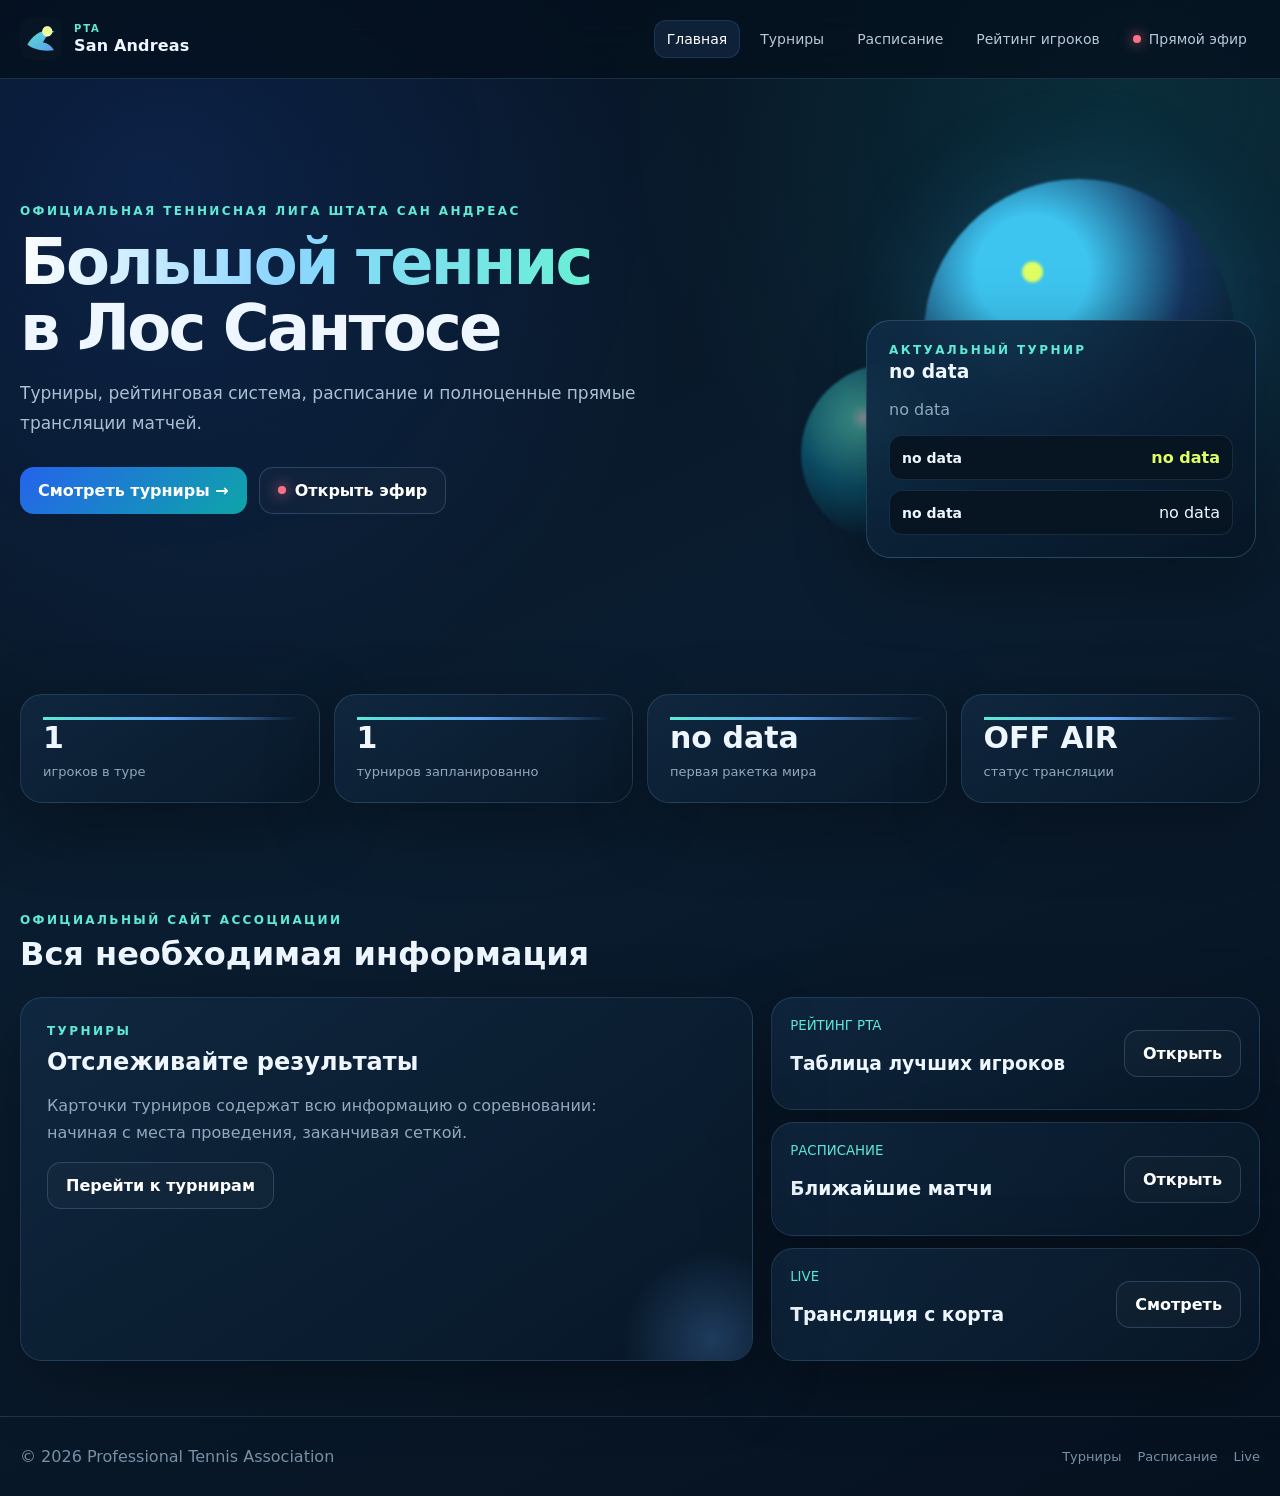
<file: index.html>
<!doctype html><html lang="ru"><head><meta charset="utf-8"><meta name="viewport" content="width=device-width,initial-scale=1"><title>Professional Tennis Association</title><link rel="stylesheet" href="assets/css/site.css"></head><body>
<header class="topbar"><nav class="nav shell"><a class="brand" href="index.html"><img src="assets/images/logo-mark.svg"><span class="brand-copy"><small>PTA</small><strong>San Andreas</strong></span></a><button class="menu">☰</button><div class="nav-links"><a class="nav-link" href="index.html">Главная</a><a class="nav-link" href="tournaments.html">Турниры</a><a class="nav-link" href="schedule.html">Расписание</a><a class="nav-link" href="rankings.html">Рейтинг игроков</a><a class="nav-link live-link" href="live.html"><span class="live-dot"></span>Прямой эфир</a></div></nav></header>
<main><section class="hero shell"><div class="reveal"><div class="eyebrow">Официальная теннисная лига штата Сан Андреас</div><h1 class="title"><span>Большой теннис</span><br>в Лос Сантосе</h1><p class="lead">Турниры, рейтинговая система, расписание и полноценные прямые трансляции матчей.</p><div class="hero-actions"><a class="btn primary" href="tournaments.html">Смотреть турниры →</a><a class="btn ghost" href="live.html"><span class="live-dot"></span>Открыть эфир</a></div></div><div class="hero-visual reveal"><div class="orb a"></div><div class="orb b"></div><div class="hero-card"><div class="eyebrow">Актуальный турнир</div><h3 id="heroTournament">Загрузка…</h3><p id="heroLocation" class="muted"></p><div id="miniMatch" class="match-mini"></div></div></div></section>
<section class="section shell"><div class="stats-grid"><div class="card stat reveal"><div class="accent-line"></div><strong id="statPlayers">—</strong><span>игроков в туре</span></div><div class="card stat reveal"><div class="accent-line"></div><strong id="statEvents">—</strong><span>турниров запланированно</span></div><div class="card stat reveal"><div class="accent-line"></div><strong id="statLeader">—</strong><span>первая ракетка мира</span></div><div class="card stat reveal"><div class="accent-line"></div><strong id="statLive">—</strong><span>статус трансляции</span></div></div></section>
<section class="section shell"><div class="section-head reveal"><div><div class="eyebrow">Официальный сайт ассоциации</div><h2>Вся необходимая информация</h2></div></div><div class="home-grid"><article class="card feature reveal"><div class="eyebrow">Турниры</div><h3>Отслеживайте результаты</h3><p>Карточки турниров содержат всю информацию о соревновании: начиная с места проведения, заканчивая сеткой.</p><a class="btn ghost" href="tournaments.html">Перейти к турнирам</a></article><div class="news-list"><article class="card news-item reveal"><div><small>РЕЙТИНГ PTA</small><h3>Таблица лучших игроков</h3></div><a class="btn ghost" href="rankings.html">Открыть</a></article><article class="card news-item reveal"><div><small>РАСПИСАНИЕ</small><h3>Ближайшие матчи</h3></div><a class="btn ghost" href="schedule.html">Открыть</a></article><article class="card news-item reveal"><div><small>LIVE</small><h3>Трансляция с корта</h3></div><a class="btn ghost" href="live.html">Смотреть</a></article></div></div></section></main>
<footer class="footer"><div class="footer-inner shell"><span>© 2026 Professional Tennis Association</span><div class="footer-nav"><a href="tournaments.html">Турниры</a><a href="schedule.html">Расписание</a><a href="live.html">Live</a></div></div></footer><script src="assets/js/app.js"></script><script src="assets/js/home.js"></script></body></html>
</file>
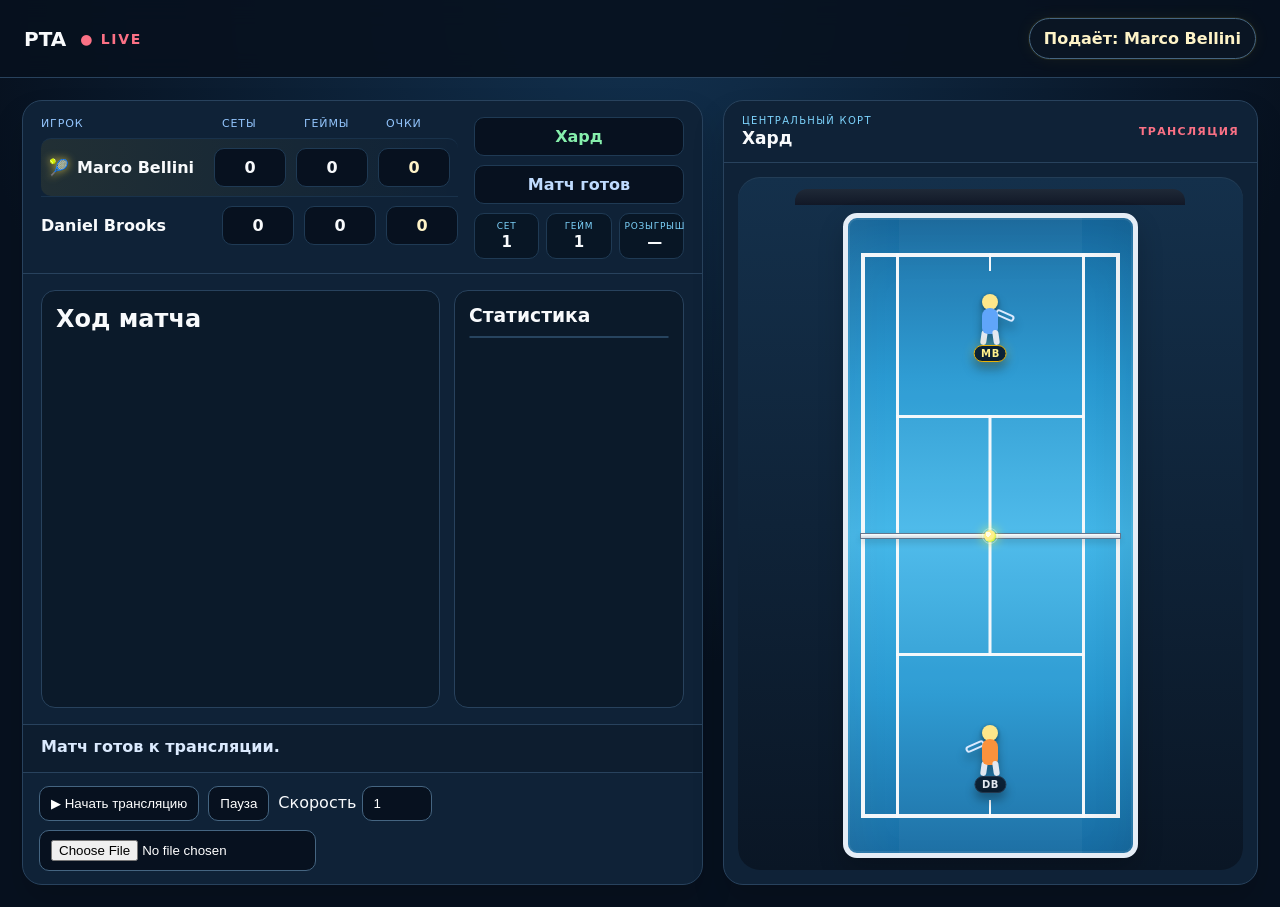
<file: live/index.html>
<!doctype html>
<html lang="ru">
<head>
  <meta charset="utf-8" />
  <meta name="viewport" content="width=device-width,initial-scale=1" />
  <title>Professional Tennis Association — прямой эфир</title>
  <link rel="stylesheet" href="css/style.css" />
</head>
<body>
<header>
  <div class="brand"><strong>PTA</strong><span class="live">● LIVE</span></div>
  <div id="serverBanner" class="server-banner">Подаёт: —</div>
</header>
<main class="broadcast-layout">
  <section class="panel match-panel">
    <div class="scoreboard">
      <div class="score-table">
        <div class="score-head">
          <span>Игрок</span><span>Сеты</span><span>Геймы</span><span>Очки</span>
        </div>
        <div id="row0" class="player-row serving"><span class="name" id="name0">Игрок 1</span><span class="setcell" id="sets0">0</span><span class="gamecell" id="games0">0</span><span class="pointcell" id="points0">0</span></div>
        <div id="row1" class="player-row"><span class="name" id="name1">Игрок 2</span><span class="setcell" id="sets1">0</span><span class="gamecell" id="games1">0</span><span class="pointcell" id="points1">0</span></div>
      </div>
      <div class="score-extra">
        <div id="surfaceLabel" class="surface">Хард</div>
        <div id="currentPhase" class="phase">Ожидание трансляции</div>
        <div class="match-progress">
          <div><span>Сет</span><b id="setNumber">1</b></div>
          <div><span>Гейм</span><b id="gameNumber">1</b></div>
          <div><span>Розыгрыш</span><b id="rallyNumber">—</b></div>
        </div>
      </div>
    </div>

    <div class="feed-area">
      <section class="feed-block">
        <h2>Ход матча</h2>
        <div id="log" class="log"></div>
      </section>
      <section class="stats-block">
        <h3>Статистика</h3>
        <div id="stats" class="stats"></div>
      </section>
    </div>

    <div id="status" class="status">Загрузка матча…</div>
    <div class="controls">
      <button id="play">▶ Начать трансляцию</button>
      <button id="pause">Пауза</button>
      <label>Скорость <input id="speed" type="number" min="0.25" max="5" step="0.25" value="1"></label>
      <input id="file" type="file" accept="application/json" />
    </div>
  </section>

  <section class="panel court-panel">
    <div class="court-title">
      <div><span class="eyebrow">Центральный корт</span><strong id="courtSurfaceTitle">Хард</strong></div>
      <span class="court-live">ТРАНСЛЯЦИЯ</span>
    </div>
    <div class="court-wrap">
      <div class="court-stage">
        <div class="court-bg"></div>
        <div class="court" id="court">
          <div class="line outer"></div>
          <div class="line singles-left"></div>
          <div class="line singles-right"></div>
          <div class="line net"></div>
          <div class="line service-top"></div>
          <div class="line service-bottom"></div>
          <div class="line center-service"></div>
          <div class="line center-top-mark"></div>
          <div class="line center-bottom-mark"></div>
          <div class="service-box top-left"></div>
          <div class="service-box top-right"></div>
          <div class="service-box bottom-left"></div>
          <div class="service-box bottom-right"></div>

          <div id="p0" class="player player-top">
            <div class="racket"></div><div class="head"></div><div class="body"></div><div class="tag">P1</div>
          </div>
          <div id="p1" class="player player-bottom">
            <div class="racket"></div><div class="head"></div><div class="body"></div><div class="tag">P2</div>
          </div>
          <div id="bounce" class="bounce"></div>
          <div id="hitFlash" class="hit-flash"></div>
          <div id="ballShadow" class="ball-shadow"></div>
          <div id="ball" class="ball"></div>
        </div>
      </div>
    </div>
  </section>
</main>
<script src="js/live-player.js"></script>
</body>
</html>
</file>
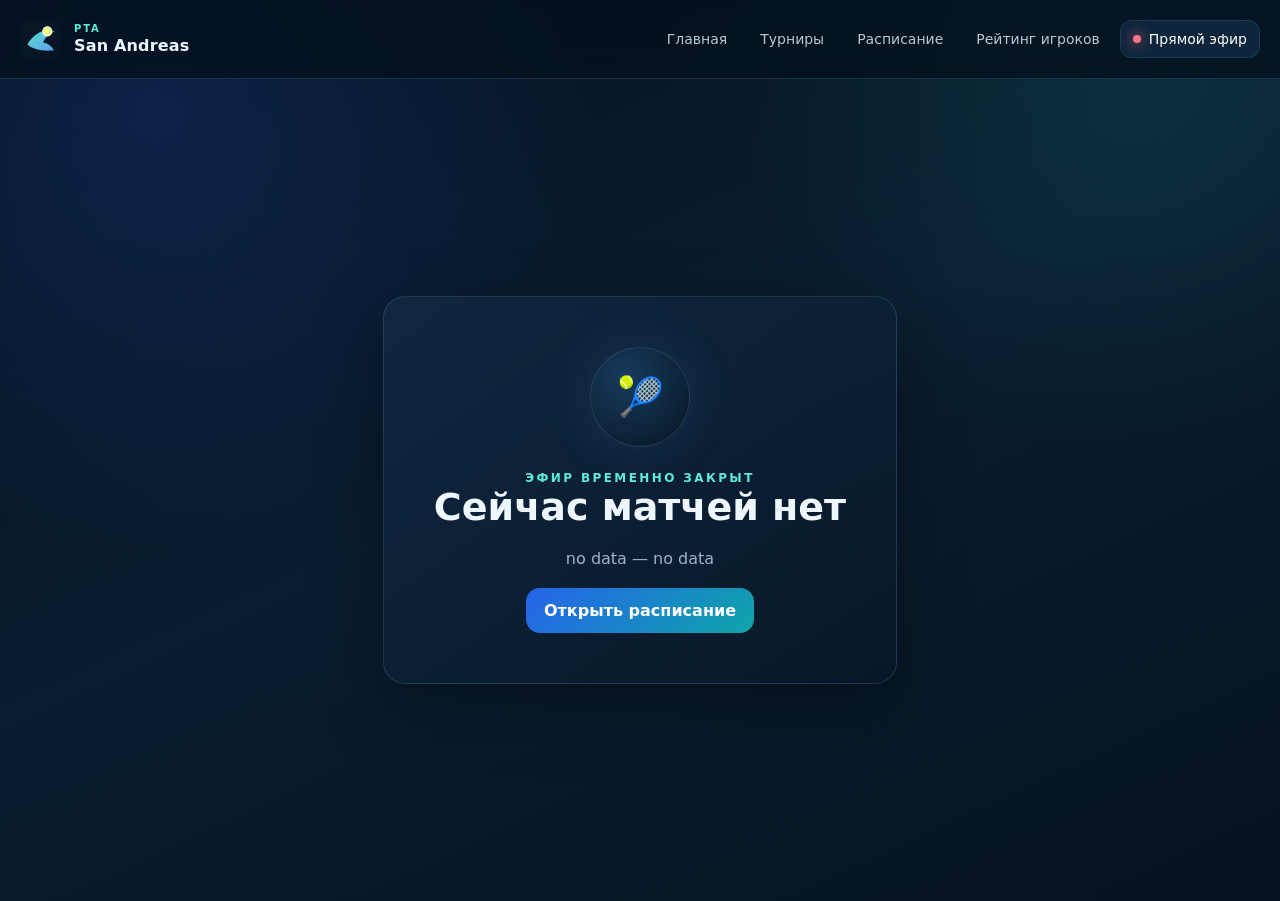
<file: live.html>
<!doctype html><html lang="ru"><head><meta charset="utf-8"><meta name="viewport" content="width=device-width,initial-scale=1"><title>Прямой эфир — Professional Tennis Association</title><link rel="stylesheet" href="assets/css/site.css"></head><body>
<header class="topbar"><nav class="nav shell"><a class="brand" href="index.html"><img src="assets/images/logo-mark.svg"><span class="brand-copy"><small>PTA</small><strong>San Andreas</strong></span></a><button class="menu">☰</button><div class="nav-links"><a class="nav-link" href="index.html">Главная</a><a class="nav-link" href="tournaments.html">Турниры</a><a class="nav-link" href="schedule.html">Расписание</a><a class="nav-link" href="rankings.html">Рейтинг игроков</a><a class="nav-link live-link" href="live.html"><span class="live-dot"></span>Прямой эфир</a></div></nav></header>
<main id="liveRoot" class="live-shell"><section class="offline card"><div class="offline-icon">⌛</div><h1>Проверяем статус эфира…</h1></section></main><script src="assets/js/app.js"></script><script src="assets/js/live-page.js"></script></body></html>
</file>
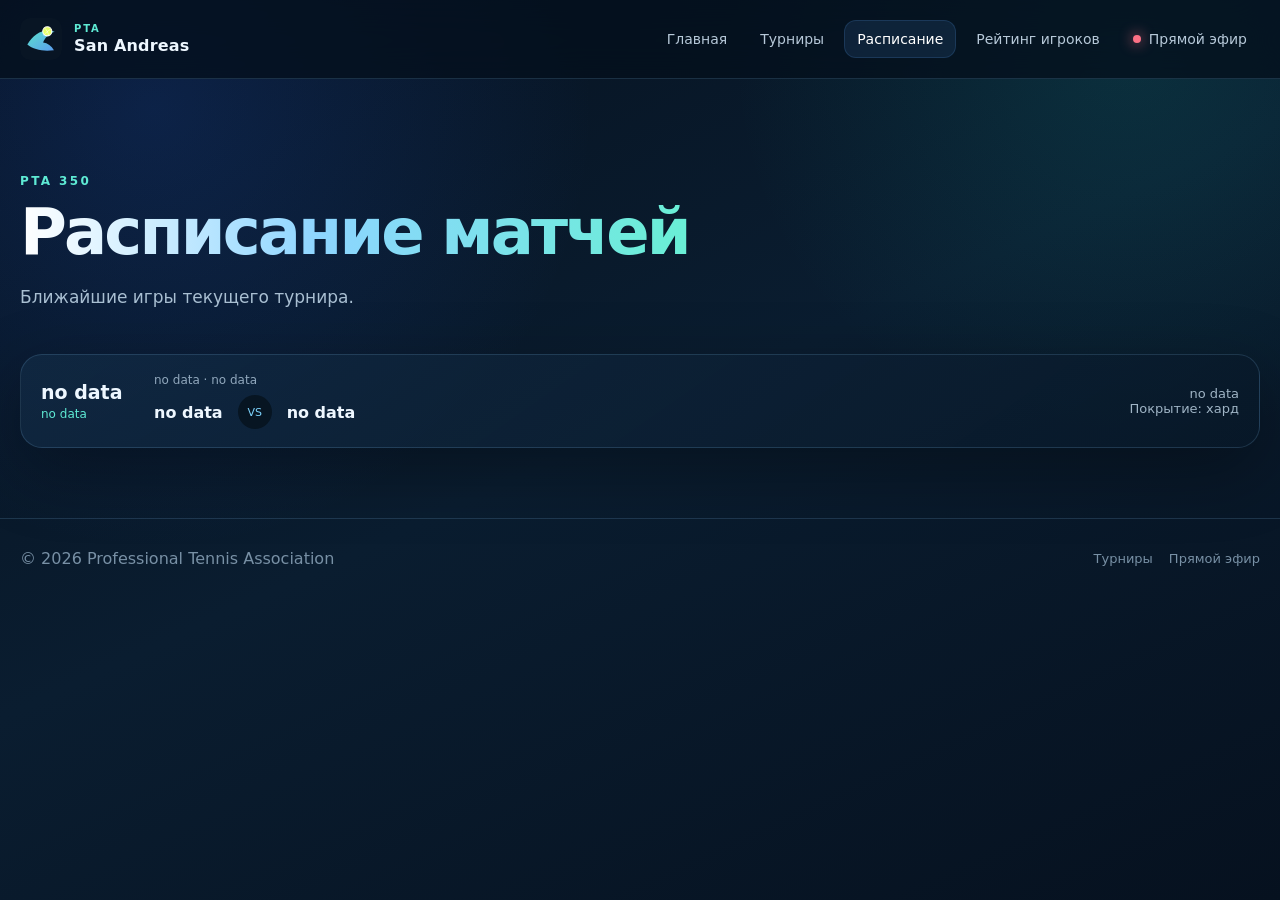
<file: schedule.html>
<!doctype html><html lang="ru"><head><meta charset="utf-8"><meta name="viewport" content="width=device-width,initial-scale=1"><title>Расписание — Professional Tennis Association</title><link rel="stylesheet" href="assets/css/site.css"></head><body>
<header class="topbar"><nav class="nav shell"><a class="brand" href="index.html"><img src="assets/images/logo-mark.svg"><span class="brand-copy"><small>PTA</small><strong>San Andreas</strong></span></a><button class="menu">☰</button><div class="nav-links"><a class="nav-link" href="index.html">Главная</a><a class="nav-link" href="tournaments.html">Турниры</a><a class="nav-link" href="schedule.html">Расписание</a><a class="nav-link" href="rankings.html">Рейтинг игроков</a><a class="nav-link live-link" href="live.html"><span class="live-dot"></span>Прямой эфир</a></div></nav></header>
<main class="page shell"><section class="page-hero reveal"><div class="eyebrow">PTA 350</div><h1 class="title"><span>Расписание матчей</span></h1><p class="lead">Ближайшие игры текущего турнира.</p></section><section id="scheduleList" class="schedule"></section></main>
<footer class="footer"><div class="footer-inner shell"><span>© 2026 Professional Tennis Association</span><div class="footer-nav"><a href="tournaments.html">Турниры</a><a href="live.html">Прямой эфир</a></div></div></footer><script src="assets/js/app.js"></script><script src="assets/js/schedule.js"></script></body></html>
</file>
<file: assets/css/site.css>
:root{
  font-family:Inter,ui-sans-serif,system-ui,-apple-system,BlinkMacSystemFont,"Segoe UI",sans-serif;
  color:#eef7ff;
  background:#06111f;
  --bg:#06111f;--panel:rgba(12,31,51,.84);--panel2:rgba(17,42,67,.72);--line:rgba(128,188,231,.18);
  --blue:#60a5fa;--cyan:#5eead4;--lime:#dfff64;--muted:#91a8bd;--danger:#fb7185;--shadow:0 22px 70px rgba(0,0,0,.32)
}
*{box-sizing:border-box}html{scroll-behavior:smooth}body{margin:0;min-height:100vh;background:
 radial-gradient(circle at 12% 12%,rgba(37,99,235,.18),transparent 32%),
 radial-gradient(circle at 88% 6%,rgba(20,184,166,.13),transparent 28%),
 linear-gradient(155deg,#06111f 0%,#0a1d30 48%,#06111f 100%);color:#eef7ff}
body::before{content:"";position:fixed;inset:0;pointer-events:none;opacity:.22;background-image:linear-gradient(rgba(255,255,255,.025) 1px,transparent 1px),linear-gradient(90deg,rgba(255,255,255,.025) 1px,transparent 1px);background-size:42px 42px;mask-image:linear-gradient(to bottom,#000,transparent 88%)}
a{color:inherit;text-decoration:none}button{font:inherit}.shell{width:min(1240px,calc(100% - 36px));margin:auto}
.topbar{position:sticky;top:0;z-index:50;background:rgba(5,16,29,.78);backdrop-filter:blur(18px);border-bottom:1px solid var(--line)}
.nav{height:78px;display:flex;align-items:center;gap:24px}.brand{display:flex;align-items:center;gap:12px;font-weight:850;letter-spacing:.01em;margin-right:auto}.brand img{width:42px;height:42px}.brand-copy small{display:block;color:var(--cyan);font-size:10px;letter-spacing:.18em;text-transform:uppercase;margin-bottom:2px}
.nav-links{display:flex;align-items:center;gap:7px}.nav-link{padding:11px 13px;border-radius:12px;color:#b7c9d9;font-size:14px;transition:.25s}.nav-link:hover,.nav-link.active{color:#fff;background:rgba(96,165,250,.11);box-shadow:inset 0 0 0 1px rgba(96,165,250,.16)}
.live-link{display:flex;align-items:center;gap:8px}.live-dot{width:8px;height:8px;border-radius:50%;background:var(--danger);box-shadow:0 0 14px var(--danger);animation:pulse 1.8s infinite}@keyframes pulse{50%{opacity:.45;transform:scale(.78)}}
.menu{display:none;background:none;border:0;color:#fff;font-size:24px}.page{padding:40px 0 70px}.eyebrow{color:var(--cyan);font-size:12px;font-weight:800;letter-spacing:.2em;text-transform:uppercase}.title{font-size:clamp(34px,5vw,66px);line-height:1.02;margin:12px 0 18px;letter-spacing:-.045em}.title span{background:linear-gradient(90deg,#fff 0%,#8dd5ff 45%,#69efd5 100%);-webkit-background-clip:text;color:transparent}.lead{max-width:720px;color:#a9bfd2;line-height:1.75;font-size:17px}
.hero{min-height:560px;display:grid;grid-template-columns:1.2fr .8fr;align-items:center;gap:42px;padding:48px 0}.hero-actions{display:flex;gap:12px;margin-top:28px;flex-wrap:wrap}.btn{border:1px solid rgba(130,193,239,.22);border-radius:14px;padding:13px 18px;background:rgba(12,31,51,.75);color:#fff;font-weight:750;cursor:pointer;transition:.25s;display:inline-flex;align-items:center;gap:9px}.btn:hover{transform:translateY(-2px);border-color:rgba(94,234,212,.5);box-shadow:0 14px 30px rgba(0,0,0,.2)}.btn.primary{background:linear-gradient(135deg,#2563eb,#0ea5a8);border:0}.btn.ghost{background:rgba(255,255,255,.025)}
.hero-visual{position:relative;min-height:430px}.orb{position:absolute;border-radius:50%;filter:blur(1px)}.orb.a{width:310px;height:310px;right:26px;top:35px;background:radial-gradient(circle at 35% 30%,#dfff64 0 3%,#3dc5f0 4% 19%,#15345e 52%,transparent 72%);box-shadow:0 0 100px rgba(56,189,248,.2);animation:float 6s ease-in-out infinite}.orb.b{width:180px;height:180px;left:20px;bottom:30px;background:radial-gradient(circle at 35% 30%,#fff,#5eead4 8%,#0e7490 40%,transparent 70%);opacity:.55;animation:float 7s ease-in-out infinite reverse}@keyframes float{50%{transform:translateY(-14px) rotate(4deg)}}
.hero-card{position:absolute;right:4px;bottom:16px;width:min(390px,90%);padding:22px;border-radius:24px;background:linear-gradient(145deg,rgba(15,43,70,.92),rgba(7,22,38,.94));border:1px solid rgba(129,190,233,.23);box-shadow:var(--shadow);backdrop-filter:blur(15px)}.hero-card h3{margin:4px 0 18px}.match-mini{display:grid;gap:10px}.match-row{display:grid;grid-template-columns:1fr auto;align-items:center;background:#071522;border:1px solid rgba(118,181,224,.15);border-radius:13px;padding:12px}.match-row b{font-size:14px}.score{font-weight:850;color:var(--lime)}
.section{padding:55px 0}.section-head{display:flex;justify-content:space-between;align-items:end;gap:20px;margin-bottom:24px}.section-head h2{font-size:32px;margin:8px 0 0}.muted{color:var(--muted)}
.card{border:1px solid var(--line);background:linear-gradient(145deg,rgba(18,43,69,.72),rgba(8,24,40,.8));border-radius:22px;box-shadow:var(--shadow);overflow:hidden}.glass{backdrop-filter:blur(16px)}
.stats-grid{display:grid;grid-template-columns:repeat(4,1fr);gap:14px}.stat{padding:22px}.stat strong{display:block;font-size:30px;margin-bottom:6px}.stat span{color:var(--muted);font-size:13px}.accent-line{height:3px;background:linear-gradient(90deg,var(--cyan),var(--blue),transparent)}
.home-grid{display:grid;grid-template-columns:1.2fr .8fr;gap:18px}.feature{padding:26px;min-height:230px;position:relative}.feature::after{content:"";position:absolute;width:180px;height:180px;border-radius:50%;right:-50px;bottom:-70px;background:radial-gradient(circle,rgba(96,165,250,.25),transparent 70%)}.feature h3{font-size:24px;margin:10px 0}.feature p{color:var(--muted);line-height:1.7;max-width:580px}.news-list{display:grid;gap:12px}.news-item{padding:17px 18px;display:flex;justify-content:space-between;gap:18px;align-items:center}.news-item small{color:var(--cyan)}
.page-hero{padding:55px 0 24px}.filters{display:flex;gap:9px;flex-wrap:wrap;margin:22px 0}.chip{border:1px solid var(--line);background:rgba(10,28,46,.7);color:#b9ccdb;padding:9px 13px;border-radius:999px;cursor:pointer;transition:.2s}.chip.active,.chip:hover{color:#fff;border-color:rgba(94,234,212,.42);background:rgba(20,184,166,.1)}
.tournament-list{display:grid;gap:18px}.tournament{transition:.28s}.tournament:hover{transform:translateY(-3px);border-color:rgba(96,165,250,.34)}.tournament-summary{display:grid;grid-template-columns:86px 1fr auto;gap:20px;padding:22px;align-items:center;cursor:pointer}.t-logo{width:86px;height:86px;border-radius:22px;background:#071522;border:1px solid var(--line);padding:10px}.t-summary h3{margin:0 0 7px;font-size:23px}.meta{display:flex;gap:14px;flex-wrap:wrap;color:#a9bfd2;font-size:13px}.status{padding:8px 11px;border-radius:999px;font-size:12px;font-weight:800}.status.active{background:rgba(94,234,212,.12);color:#72f3d6}.status.upcoming{background:rgba(96,165,250,.12);color:#8ec5ff}.status.finished{background:rgba(148,163,184,.12);color:#b7c5d2}.chevron{font-size:24px;color:#91abc0;transition:.25s}.tournament.open .chevron{transform:rotate(180deg)}.tournament-body{max-height:0;overflow:hidden;transition:max-height .55s ease}.tournament.open .tournament-body{max-height:1800px}.t-body-inner{padding:0 22px 24px;border-top:1px solid var(--line)}.t-description{color:#a9bfd2;line-height:1.75;max-width:920px;margin:20px 0}.t-info-grid{display:grid;grid-template-columns:.75fr 1.25fr;gap:18px}.prizes{padding:20px}.prize{display:grid;grid-template-columns:1fr auto auto;gap:12px;padding:12px 0;border-bottom:1px solid var(--line)}.prize:last-child{border:0}.prize strong{color:var(--lime)}
.bracket{display:flex;gap:16px;overflow-x:auto;padding:4px 2px 15px}.round{min-width:250px}.round h4{color:#8ec5ff;font-size:12px;text-transform:uppercase;letter-spacing:.12em}.bracket-match{background:#071522;border:1px solid var(--line);border-radius:14px;padding:12px;margin-bottom:10px}.bracket-player{display:flex;justify-content:space-between;gap:10px;padding:5px 0}.bracket-player.winner{color:#fff;font-weight:800}.bracket-score{color:#8ea6ba;font-size:12px;border-top:1px solid var(--line);padding-top:8px;margin-top:5px}
.schedule{display:grid;gap:12px}.schedule-item{display:grid;grid-template-columns:95px 1fr auto;gap:18px;align-items:center;padding:18px 20px;transition:.25s}.schedule-item:hover{transform:translateX(4px);border-color:rgba(94,234,212,.3)}.schedule-time strong{display:block;font-size:19px}.schedule-time span{font-size:12px;color:var(--cyan)}.versus{display:flex;align-items:center;gap:15px}.versus b{font-size:16px}.vs{width:34px;height:34px;border-radius:50%;display:grid;place-items:center;background:#071522;color:#7dd3fc;font-size:11px}.schedule-meta{text-align:right;color:#9fb4c5;font-size:13px}.featured{box-shadow:inset 4px 0 0 var(--cyan),var(--shadow)}
.rank-table{display:grid;gap:10px}.rank-row{display:grid;grid-template-columns:54px 58px 1fr 100px 105px 105px 130px;align-items:center;gap:12px;padding:13px 17px;transition:.25s}.rank-row:hover{transform:translateY(-2px);border-color:rgba(96,165,250,.34)}.rank-row.top1{background:linear-gradient(100deg,rgba(223,255,100,.1),rgba(12,31,51,.85))}.rank-number{font-size:22px;font-weight:900;color:#c3d4e2}.rank-row.top1 .rank-number{color:var(--lime)}.avatar{width:48px;height:48px;border-radius:50%;display:grid;place-items:center;background:linear-gradient(135deg,#2563eb,#14b8a6);font-weight:900;border:2px solid rgba(255,255,255,.18)}.player-name b{display:block}.player-name small{color:#91a8bd}.points strong{font-size:17px}.movement.up{color:#5eead4}.movement.down{color:#fb7185}.movement.same{color:#8ea6ba}.form{display:flex;gap:5px}.form i{width:14px;height:14px;border-radius:50%;display:block}.form .w{background:#5eead4}.form .l{background:#334155}
.live-shell{min-height:calc(100vh - 78px);display:grid;place-items:center;padding:28px}.live-frame-wrap{width:min(1600px,100%);height:calc(100vh - 135px);min-height:690px;border-radius:24px;overflow:hidden;border:1px solid var(--line);box-shadow:var(--shadow);background:#071522}.live-frame{width:100%;height:100%;border:0}.offline{padding:50px;text-align:center;max-width:760px}.offline-icon{width:100px;height:100px;border-radius:50%;margin:0 auto 24px;display:grid;place-items:center;font-size:38px;background:radial-gradient(circle at 35% 30%,#173b5d,#071522);border:1px solid var(--line);box-shadow:0 0 50px rgba(96,165,250,.14)}.offline h1{font-size:38px;margin:0 0 13px}.offline p{color:#9fb5c7;line-height:1.7}.countdown{display:flex;justify-content:center;gap:10px;margin:25px 0}.countdown span{min-width:72px;padding:12px;border-radius:14px;background:#071522;border:1px solid var(--line)}
.footer{border-top:1px solid var(--line);padding:30px 0;color:#7890a5}.footer-inner{display:flex;justify-content:space-between;gap:20px;align-items:center}.footer-nav{display:flex;gap:16px;font-size:13px}
.reveal{opacity:0;transform:translateY(16px);transition:.65s ease}.reveal.visible{opacity:1;transform:none}
@media(max-width:1000px){.nav-links{position:fixed;left:18px;right:18px;top:86px;display:none;flex-direction:column;align-items:stretch;padding:12px;background:#081827;border:1px solid var(--line);border-radius:18px;box-shadow:var(--shadow)}.nav-links.open{display:flex}.menu{display:block}.hero,.home-grid,.t-info-grid{grid-template-columns:1fr}.hero{padding-top:25px}.hero-visual{min-height:380px}.stats-grid{grid-template-columns:repeat(2,1fr)}.rank-row{grid-template-columns:48px 52px 1fr 90px 90px}.rank-row .titles,.rank-row .record{display:none}.schedule-item{grid-template-columns:85px 1fr}.schedule-meta{grid-column:2;text-align:left}.tournament-summary{grid-template-columns:72px 1fr auto}.t-logo{width:72px;height:72px}}
@media(max-width:650px){.shell{width:min(100% - 24px,1240px)}.nav{height:68px}.brand-copy strong{font-size:14px}.page{padding-top:20px}.hero{min-height:auto}.hero-visual{min-height:330px}.title{font-size:41px}.stats-grid{grid-template-columns:1fr 1fr}.section-head{align-items:start;flex-direction:column}.tournament-summary{grid-template-columns:58px 1fr auto;padding:16px;gap:13px}.t-logo{width:58px;height:58px;border-radius:16px}.t-summary h3{font-size:18px}.meta{font-size:12px}.t-info-grid{display:block}.bracket{margin-top:15px}.schedule-item{grid-template-columns:1fr;padding:16px}.schedule-meta{grid-column:1}.rank-row{grid-template-columns:40px 46px 1fr 80px;padding:12px 10px}.rank-row .movement,.rank-row .form,.rank-row .titles,.rank-row .record{display:none}.avatar{width:42px;height:42px}.live-shell{padding:10px}.live-frame-wrap{height:calc(100vh - 90px);min-height:600px}.footer-inner{flex-direction:column;align-items:flex-start}}

/* Ranking player photos and country flags */
.player-photo-wrap{
  position:relative;
  width:52px;
  height:52px;
  border-radius:50%;
  overflow:hidden;
  display:grid;
  place-items:center;
  background:linear-gradient(135deg,#2563eb,#14b8a6);
  border:2px solid rgba(255,255,255,.2);
  box-shadow:0 8px 18px rgba(0,0,0,.24),0 0 0 4px rgba(96,165,250,.06);
}
.player-photo{
  width:100%;
  height:100%;
  object-fit:cover;
  object-position:center top;
  display:block;
}
.photo-fallback{
  font-weight:900;
  letter-spacing:.04em;
  color:#fff;
}
.player-name b{
  display:flex;
  align-items:center;
  gap:8px;
}
.country-flag{
  width:22px;
  height:15px;
  flex:0 0 auto;
  object-fit:cover;
  border-radius:3px;
  box-shadow:0 0 0 1px rgba(255,255,255,.18),0 2px 5px rgba(0,0,0,.28);
}
.rank-row.top1 .player-photo-wrap{
  box-shadow:0 8px 18px rgba(0,0,0,.24),0 0 18px rgba(217,255,77,.18);
  border-color:rgba(217,255,77,.55);
}
@media(max-width:650px){
  .player-photo-wrap{width:42px;height:42px}
  .country-flag{width:19px;height:13px}
}
</file>
<file: live/css/style.css>
:root {
  font-family: Inter, system-ui, sans-serif;
  color:#f8fafc;
  background:#07111f;
  --panel:#0f2237;
  --panel-border:#28425d;
  --panel-soft:#122b43;
  --ink:#dbeafe;
  --court:#2f9e61;
  --court-dark:#21824e;
  --court-mid:#3bb96e;
  --line:#f8fafc;
  --net:#e2e8f0;
}
* { box-sizing:border-box; }
body {
  margin:0;
  min-height:100vh;
  background:
    radial-gradient(circle at top, #12314f 0%, #07111f 60%),
    linear-gradient(180deg,#07111f,#0f2237);
}
header {
  display:flex;
  justify-content:space-between;
  align-items:center;
  padding:18px 24px;
  background:#07111fe6;
  border-bottom:1px solid var(--panel-border);
  position:sticky;
  top:0;
  z-index:5;
  backdrop-filter: blur(12px);
}
.brand { display:flex; align-items:center; gap:14px; font-size:20px; }
.live { color:#fb7185; font-weight:800; letter-spacing:.12em; font-size:14px; }
.server-banner {
  padding:10px 14px;
  border:1px solid #456581;
  background:#0a1523;
  border-radius:999px;
  color:#fef3c7;
  font-weight:700;
}
main.broadcast-layout {
  width:min(1460px,100%);
  height:calc(100vh - 71px);
  margin:auto;
  padding:22px;
  display:grid;
  grid-template-columns:minmax(520px,1.12fr) minmax(440px,.88fr);
  gap:20px;
  overflow:hidden;
}
.panel {
  background:var(--panel);
  border:1px solid var(--panel-border);
  border-radius:20px;
  overflow:hidden;
  box-shadow:0 18px 32px #00000025;
}
.match-panel {
  min-height:0;
  display:grid;
  grid-template-rows:auto minmax(0,1fr) auto auto;
}
.scoreboard {
  display:grid;
  grid-template-columns:minmax(0,1fr) 210px;
  gap:16px;
  padding:16px 18px 14px;
  border-bottom:1px solid var(--panel-border);
}
.score-table { min-width:0; }
.score-head,.player-row {
  display:grid;
  grid-template-columns:minmax(150px,1fr) repeat(3,72px);
  gap:10px;
  align-items:center;
}
.score-head {
  margin-bottom:8px;
  font-size:11px;
  color:#93c5fd;
  text-transform:uppercase;
  letter-spacing:.08em;
}
.player-row { padding:9px 0; border-top:1px solid #19324b; }
.player-row:first-of-type { border-top:none; }
.player-row .name { display:flex; align-items:center; gap:8px; font-weight:700; min-width:0; }
.player-row.serving .name::before { content:'🎾'; filter:drop-shadow(0 0 4px #fde047); }
.setcell,.gamecell,.pointcell,.surface,.phase {
  text-align:center;
  font-weight:700;
  background:#07111f;
  padding:9px 7px;
  border-radius:10px;
  border:1px solid #1f3a54;
}
.pointcell { color:#fef3c7; }
.score-extra { display:grid; gap:9px; align-content:start; }
.surface { color:#86efac; }
.phase { color:#bfdbfe; }
.match-progress { display:grid; grid-template-columns:repeat(3,1fr); gap:7px; }
.match-progress div { background:#0a1828; border:1px solid #28425d; border-radius:10px; padding:7px 4px; text-align:center; }
.match-progress span { display:block; color:#7dd3fc; font-size:9px; text-transform:uppercase; letter-spacing:.08em; }
.match-progress b { display:block; margin-top:3px; font-size:15px; }
.feed-area {
  min-height:0;
  display:grid;
  grid-template-columns:minmax(0,1.35fr) minmax(230px,.65fr);
  gap:14px;
  padding:16px 18px;
  overflow:hidden;
}
.feed-block,.stats-block {
  min-height:0;
  display:flex;
  flex-direction:column;
  background:#0b1a2a;
  border:1px solid #28425d;
  border-radius:14px;
  padding:14px;
}
.feed-block h2,.stats-block h3 { margin:0 0 10px; }
.log {
  min-height:0;
  overflow-y:auto;
  padding-right:8px;
  scrollbar-width:thin;
  scrollbar-color:#456581 #08131f;
}
.log-entry { padding:9px 0; border-bottom:1px solid #203950; color:#cbd5e1; line-height:1.35; }
.stats { display:grid; grid-template-columns:minmax(0,1fr) 60px 60px; gap:6px; font-size:12px; overflow-y:auto; }
.stats div { padding:6px 4px; border-bottom:1px solid #28425d; }
.status { padding:12px 18px; min-height:48px; border-top:1px solid var(--panel-border); color:#dbeafe; background:#0d1d2f; }
.controls { display:flex; flex-wrap:wrap; gap:9px; padding:13px 16px; border-top:1px solid var(--panel-border); }
button,input { border-radius:10px; border:1px solid #456581; background:#07111f; color:white; padding:9px 11px; }
button { cursor:pointer; }
#speed { width:70px; }
.court-panel { min-height:0; display:grid; grid-template-rows:auto minmax(0,1fr); }
.court-title { display:flex; justify-content:space-between; align-items:center; padding:14px 18px; border-bottom:1px solid var(--panel-border); }
.court-title div { display:grid; gap:2px; }
.court-title .eyebrow { color:#7dd3fc; font-size:10px; text-transform:uppercase; letter-spacing:.13em; }
.court-title strong { font-size:17px; }
.court-live { color:#fb7185; font-size:11px; font-weight:800; letter-spacing:.12em; }
.court-wrap { min-height:0; padding:14px; display:flex; align-items:center; justify-content:center; overflow:hidden; }
.court-stage {
  width:100%; height:100%;
  padding:12px;
  border-radius:22px;
  background:linear-gradient(180deg,#14304b,#0a1625);
  box-shadow:inset 0 1px 0 #ffffff10;
  display:flex; flex-direction:column; align-items:center; justify-content:center;
  overflow:hidden;
}
.court-bg {
  width:min(100%,390px);
  height:16px;
  flex:0 0 16px;
  border-radius:12px 12px 0 0;
  background:linear-gradient(180deg,#1f2937,#111827);
  margin:0 auto 8px;
}
.court {
  position:relative;
  height:min(790px,calc(100vh - 180px));
  max-height:100%;
  aspect-ratio:11/24;
  width:auto;
  max-width:100%;
  overflow:hidden;
  border-radius:14px;
  border:5px solid #e5edf6;
  background:
    linear-gradient(90deg,transparent 0%,transparent 18%,rgba(255,255,255,.035) 18%,rgba(255,255,255,.035) 82%,transparent 82%,transparent 100%),
    linear-gradient(180deg,var(--court-dark) 0%,var(--court) 22%,var(--court-mid) 50%,var(--court) 78%,var(--court-dark) 100%);
  box-shadow:inset 0 0 0 2px #ffffff15,inset 0 24px 48px #00000012,0 12px 26px #00000033;
  flex:0 1 auto;
}
.line {
  position:absolute;
  background:var(--line);
  opacity:.98;
}
.outer {
  inset:5.5% 4.8%;
  background:transparent;
  border:4px solid var(--line);
}
.singles-left,
.singles-right {
  top:5.5%;
  bottom:5.5%;
  width:3px;
}
.singles-left { left:17%; }
.singles-right { right:17%; }
.net {
  left:4.8%;
  right:4.8%;
  top:50%;
  height:4px;
  transform:translateY(-50%);
  background:linear-gradient(180deg,#ffffff,#d0d8e2);
  box-shadow:0 0 0 1px #64748b, 0 3px 8px #0000004a;
}
.service-top,
.service-bottom {
  left:17%;
  right:17%;
  height:3px;
}
.service-top { top:31%; }
.service-bottom { bottom:31%; }
.center-service {
  top:31%;
  bottom:31%;
  left:50%;
  width:3px;
  transform:translateX(-50%);
}
.center-top-mark,
.center-bottom-mark {
  left:50%;
  width:2px;
  height:18px;
  transform:translateX(-50%);
}
.center-top-mark { top:5.5%; }
.center-bottom-mark { bottom:5.5%; }
.service-box {
  position:absolute;
  background:rgba(255,255,255,.03);
}
.top-left { left:17%; right:50%; top:31%; bottom:50%; }
.top-right { left:50%; right:17%; top:31%; bottom:50%; }
.bottom-left { left:17%; right:50%; top:50%; bottom:31%; }
.bottom-right { left:50%; right:17%; top:50%; bottom:31%; }
.player {
  position:absolute;
  width:34px;
  height:52px;
  z-index:3;
  transform:translate(-50%,-50%);
  transition:left var(--move-duration,.45s) cubic-bezier(.22,.7,.25,1), top var(--move-duration,.45s) cubic-bezier(.22,.7,.25,1);
  pointer-events:none;
}
.player .head {
  position:absolute;
  left:50%; top:0;
  width:16px; height:16px;
  transform:translateX(-50%);
  border-radius:50%;
  background:#fde68a;
  box-shadow:0 1px 4px #0006;
}
.player .body {
  position:absolute;
  left:50%; top:14px;
  width:16px; height:26px;
  transform:translateX(-50%);
  border-radius:8px 8px 6px 6px;
}
.player-top .body { background:#60a5fa; }
.player-bottom .body { background:#fb923c; }
.player .racket {
  position:absolute;
  right:-8px; top:18px;
  width:20px; height:7px;
  border:2px solid #dbeafe;
  border-radius:9px;
  transform:rotate(24deg);
}
.player-bottom .racket { left:-8px; right:auto; transform:rotate(-24deg); }
.player .tag {
  position:absolute;
  left:50%; bottom:-16px;
  transform:translateX(-50%);
  font-size:10px;
  font-weight:800;
  letter-spacing:.06em;
  color:#e2e8f0;
  background:#07111fd6;
  padding:2px 6px;
  border-radius:999px;
  border:1px solid #23374d;
}
.ball {
  position:absolute;
  z-index:4;
  width:12px;
  height:12px;
  border-radius:50%;
  background:radial-gradient(circle at 35% 35%, #fffde7 0 22%, #fef08a 22% 52%, #d9f542 70%, #b7d513 100%);
  left:50%; top:50%;
  transform:translate(-50%,-50%);
  transition:left .34s linear, top .34s linear;
  box-shadow:0 0 12px #eaff49, 0 0 18px #ffffff1c;
}
.ball::after {
  content:'';
  position:absolute;
  inset:-2px;
  border-radius:50%;
  border:1px solid #ffffffbb;
  opacity:.5;
}
@media(max-width:1050px){
  body{overflow:auto}
  main.broadcast-layout{height:auto;min-height:calc(100vh - 71px);grid-template-columns:1fr;overflow:visible}
  .court-panel{min-height:760px}
  .court{height:700px}
}
@media(max-width:720px){
  header{flex-direction:column;gap:12px;align-items:flex-start}
  main.broadcast-layout{padding:10px}
  .scoreboard{grid-template-columns:1fr}
  .score-head,.player-row{grid-template-columns:minmax(110px,1fr) repeat(3,52px)}
  .feed-area{grid-template-columns:1fr;max-height:none}
  .feed-block{height:300px}
  .stats-block{max-height:280px}
  .court-panel{min-height:680px}
  .court{height:600px}
  .player{width:30px;height:48px}
  .player .tag{font-size:9px}
}


/* Сохранённые визуальные эффекты V5 */
.court.surface-hard {
  --court-dark:#176ca3;
  --court:#2798d1;
  --court-mid:#43b7e9;
  background:
    linear-gradient(90deg, transparent 0%, transparent 18%, rgba(255,255,255,.035) 18%, rgba(255,255,255,.035) 82%, transparent 82%, transparent 100%),
    linear-gradient(180deg,var(--court-dark),var(--court) 25%,var(--court-mid) 50%,var(--court) 75%,var(--court-dark));
}
.court.surface-grass {
  --court-dark:#1f6f3d;
  --court:#319c56;
  --court-mid:#4fbd6d;
  background:
    repeating-linear-gradient(90deg,rgba(255,255,255,.025) 0 7%,rgba(0,0,0,.025) 7% 14%),
    linear-gradient(180deg,var(--court-dark),var(--court) 25%,var(--court-mid) 50%,var(--court) 75%,var(--court-dark));
}
.court.surface-clay {
  --court-dark:#9a4d28;
  --court:#c86b36;
  --court-mid:#df8750;
  background:
    radial-gradient(circle at 20% 30%,rgba(255,255,255,.025) 0 1px,transparent 2px),
    radial-gradient(circle at 70% 65%,rgba(0,0,0,.03) 0 1px,transparent 2px),
    linear-gradient(180deg,var(--court-dark),var(--court) 25%,var(--court-mid) 50%,var(--court) 75%,var(--court-dark));
  background-size:11px 11px,13px 13px,auto;
}
.surface-hard + * {}
.player.swing .racket { animation:racket-swing .28s ease-out; }
.player-bottom.swing .racket { animation:racket-swing-bottom .28s ease-out; }
.player.serve-motion .racket { animation:serve-swing .38s ease-out; }
@keyframes racket-swing {
  0%{transform:rotate(24deg)} 45%{transform:rotate(-58deg) translateX(-3px)} 100%{transform:rotate(24deg)}
}
@keyframes racket-swing-bottom {
  0%{transform:rotate(-24deg)} 45%{transform:rotate(58deg) translateX(3px)} 100%{transform:rotate(-24deg)}
}
@keyframes serve-swing {
  0%{transform:rotate(24deg) translateY(0)} 45%{transform:rotate(-100deg) translateY(-8px)} 100%{transform:rotate(24deg) translateY(0)}
}
.bounce {
  position:absolute;
  width:24px;height:10px;
  border-radius:50%;
  border:2px solid rgba(255,255,255,.72);
  transform:translate(-50%,-50%) scale(.25);
  opacity:0;
  pointer-events:none;
}
.bounce.show { animation:bounce-mark .42s ease-out; }
@keyframes bounce-mark {
  0%{opacity:.9;transform:translate(-50%,-50%) scale(.25)}
  70%{opacity:.55;transform:translate(-50%,-50%) scale(1.15)}
  100%{opacity:0;transform:translate(-50%,-50%) scale(1.5)}
}
.court.surface-hard .bounce{border-color:#e0f2fe}
.court.surface-grass .bounce{border-color:#dcfce7}
.court.surface-clay .bounce{border-color:#fff7ed}
.player-row.serving { background:linear-gradient(90deg,rgba(250,204,21,.08),transparent); border-radius:10px; padding-left:8px; padding-right:8px; }
.server-banner { box-shadow:0 0 0 1px rgba(250,204,21,.08),0 0 18px rgba(250,204,21,.06); }


/* V4: динамика игроков, прогресс матча и улучшенная статистика */
.match-progress {
  display:grid;
  grid-template-columns:repeat(3,1fr);
  gap:7px;
}
.match-progress div {
  display:grid;
  place-items:center;
  min-width:52px;
  padding:7px 5px;
  border:1px solid #1f3a54;
  border-radius:10px;
  background:#081625;
}
.match-progress span {
  color:#7dd3fc;
  font-size:9px;
  text-transform:uppercase;
  letter-spacing:.08em;
}
.match-progress b { margin-top:2px; font-size:15px; }
.player::before,
.player::after {
  content:'';
  position:absolute;
  top:36px;
  width:6px;
  height:15px;
  border-radius:5px;
  background:#e2e8f0;
  transform-origin:top center;
}
.player::before { left:9px; transform:rotate(8deg); }
.player::after { right:9px; transform:rotate(-8deg); }
.player.running { z-index:4; }
.player.running .head,
.player.running .body,
.player.running .racket,
.player.running::before,
.player.running::after {
  animation:runner-bob .24s linear infinite alternate;
}
.player.running::before { animation:leg-left .22s ease-in-out infinite alternate; }
.player.running::after { animation:leg-right .22s ease-in-out infinite alternate; }
.player.moving-left { filter:drop-shadow(-5px 7px 5px rgba(0,0,0,.28)); }
.player.moving-right { filter:drop-shadow(5px 7px 5px rgba(0,0,0,.28)); }
.player.is-serving .tag {
  color:#fef08a;
  border-color:#eab308;
  box-shadow:0 0 12px rgba(250,204,21,.28);
}
@keyframes runner-bob {
  from { margin-top:0; }
  to { margin-top:-2px; }
}
@keyframes leg-left {
  from { transform:rotate(25deg); }
  to { transform:rotate(-24deg); }
}
@keyframes leg-right {
  from { transform:rotate(-25deg); }
  to { transform:rotate(24deg); }
}
.ball { z-index:7; will-change:left,top,transform; }
.player { z-index:5; will-change:left,top; }
.net { z-index:6; }
.bounce { z-index:3; }
.stats {
  overflow:hidden;
  border:1px solid #27445f;
  border-radius:12px;
  gap:0;
  background:#091827;
}
.stats div {
  padding:9px 8px;
  border-bottom:1px solid #203a53;
}
.stats div:nth-last-child(-n+3) { border-bottom:none; }
.stats .stats-head {
  background:#122d45;
  color:#93c5fd;
  font-size:11px;
  font-weight:800;
  text-transform:uppercase;
  letter-spacing:.06em;
}
.stats .stat-value {
  text-align:center;
  font-weight:800;
  color:#f8fafc;
  background:#0c1d2e;
}
.log-entry:first-child {
  color:#f8fafc;
  font-weight:700;
}
@media(max-width:720px){
  .match-progress { grid-template-columns:repeat(3,1fr); }
  .score-extra { min-width:0; }
}

/* V5: связная игровая анимация */
.court-stage {
  perspective:900px;
}
.player {
  filter:drop-shadow(0 7px 5px rgba(0,0,0,.34));
}
.player.recovering {
  opacity:.96;
}
.player.anticipating .body {
  transform:translateX(-50%) scaleY(.92);
}
.player.anticipating::before { transform:rotate(18deg); }
.player.anticipating::after { transform:rotate(-18deg); }
.player.contact .body,
.player.contact .head {
  animation:contact-pulse .16s ease-out;
}
.player.contact .racket {
  filter:drop-shadow(0 0 5px rgba(255,255,255,.9));
}
@keyframes contact-pulse {
  0% { transform:translateX(-50%) scale(1); }
  50% { transform:translateX(-50%) scale(1.08); }
  100% { transform:translateX(-50%) scale(1); }
}
.ball-shadow {
  position:absolute;
  z-index:2;
  width:15px;
  height:7px;
  left:50%;
  top:50%;
  border-radius:50%;
  background:rgba(1,8,15,.35);
  filter:blur(1.5px);
  transform:translate(-50%,-50%);
  pointer-events:none;
  will-change:left,top,transform,opacity;
}
.hit-flash {
  position:absolute;
  z-index:8;
  width:28px;
  height:28px;
  left:50%;
  top:50%;
  transform:translate(-50%,-50%) scale(.15);
  border-radius:50%;
  opacity:0;
  pointer-events:none;
  background:radial-gradient(circle,#fff 0 12%,#fef08a 13% 30%,rgba(250,204,21,.45) 31% 58%,transparent 60%);
}
.hit-flash.show { animation:hit-flash .24s ease-out; }
@keyframes hit-flash {
  0% { opacity:1; transform:translate(-50%,-50%) scale(.15); }
  70% { opacity:.72; transform:translate(-50%,-50%) scale(1.15); }
  100% { opacity:0; transform:translate(-50%,-50%) scale(1.55); }
}
.ball.in-flight {
  box-shadow:0 0 15px #eaff49,0 0 24px rgba(255,255,255,.28);
}
.ball.at-contact {
  animation:ball-contact .18s ease-out;
}
@keyframes ball-contact {
  0% { filter:brightness(1); }
  45% { filter:brightness(1.8); }
  100% { filter:brightness(1); }
}
.status {
  font-weight:600;
}
.court::after {
  content:'';
  position:absolute;
  inset:0;
  pointer-events:none;
  z-index:1;
  background:linear-gradient(90deg,rgba(255,255,255,.035),transparent 20%,transparent 80%,rgba(0,0,0,.035));
}


/* V6 layout final overrides */
body { overflow:hidden; }
.feed-area .log { min-height:0; max-height:none; overflow-y:auto; display:block; flex-direction:initial; border-top:0; }
.feed-area .stats { margin-top:0; grid-template-columns:minmax(0,1fr) 60px 60px; font-size:12px; overflow-y:auto; }
.feed-area .stats div { padding:7px 5px; }
.court-panel .court-stage { perspective:none; }
@media(max-width:1050px){ body{overflow:auto} }

/* V7: короткий удар с лёта у сетки */
.player.volley .racket { animation:racket-volley .22s ease-out; }
.player-bottom.volley .racket { animation:racket-volley-bottom .22s ease-out; }
@keyframes racket-volley {
  0% { transform:rotate(6deg) translateX(-2px); }
  55% { transform:rotate(58deg) translateX(3px); }
  100% { transform:rotate(24deg); }
}
@keyframes racket-volley-bottom {
  0% { transform:rotate(-6deg) translateX(2px); }
  55% { transform:rotate(-58deg) translateX(-3px); }
  100% { transform:rotate(-24deg); }
}
</file>
